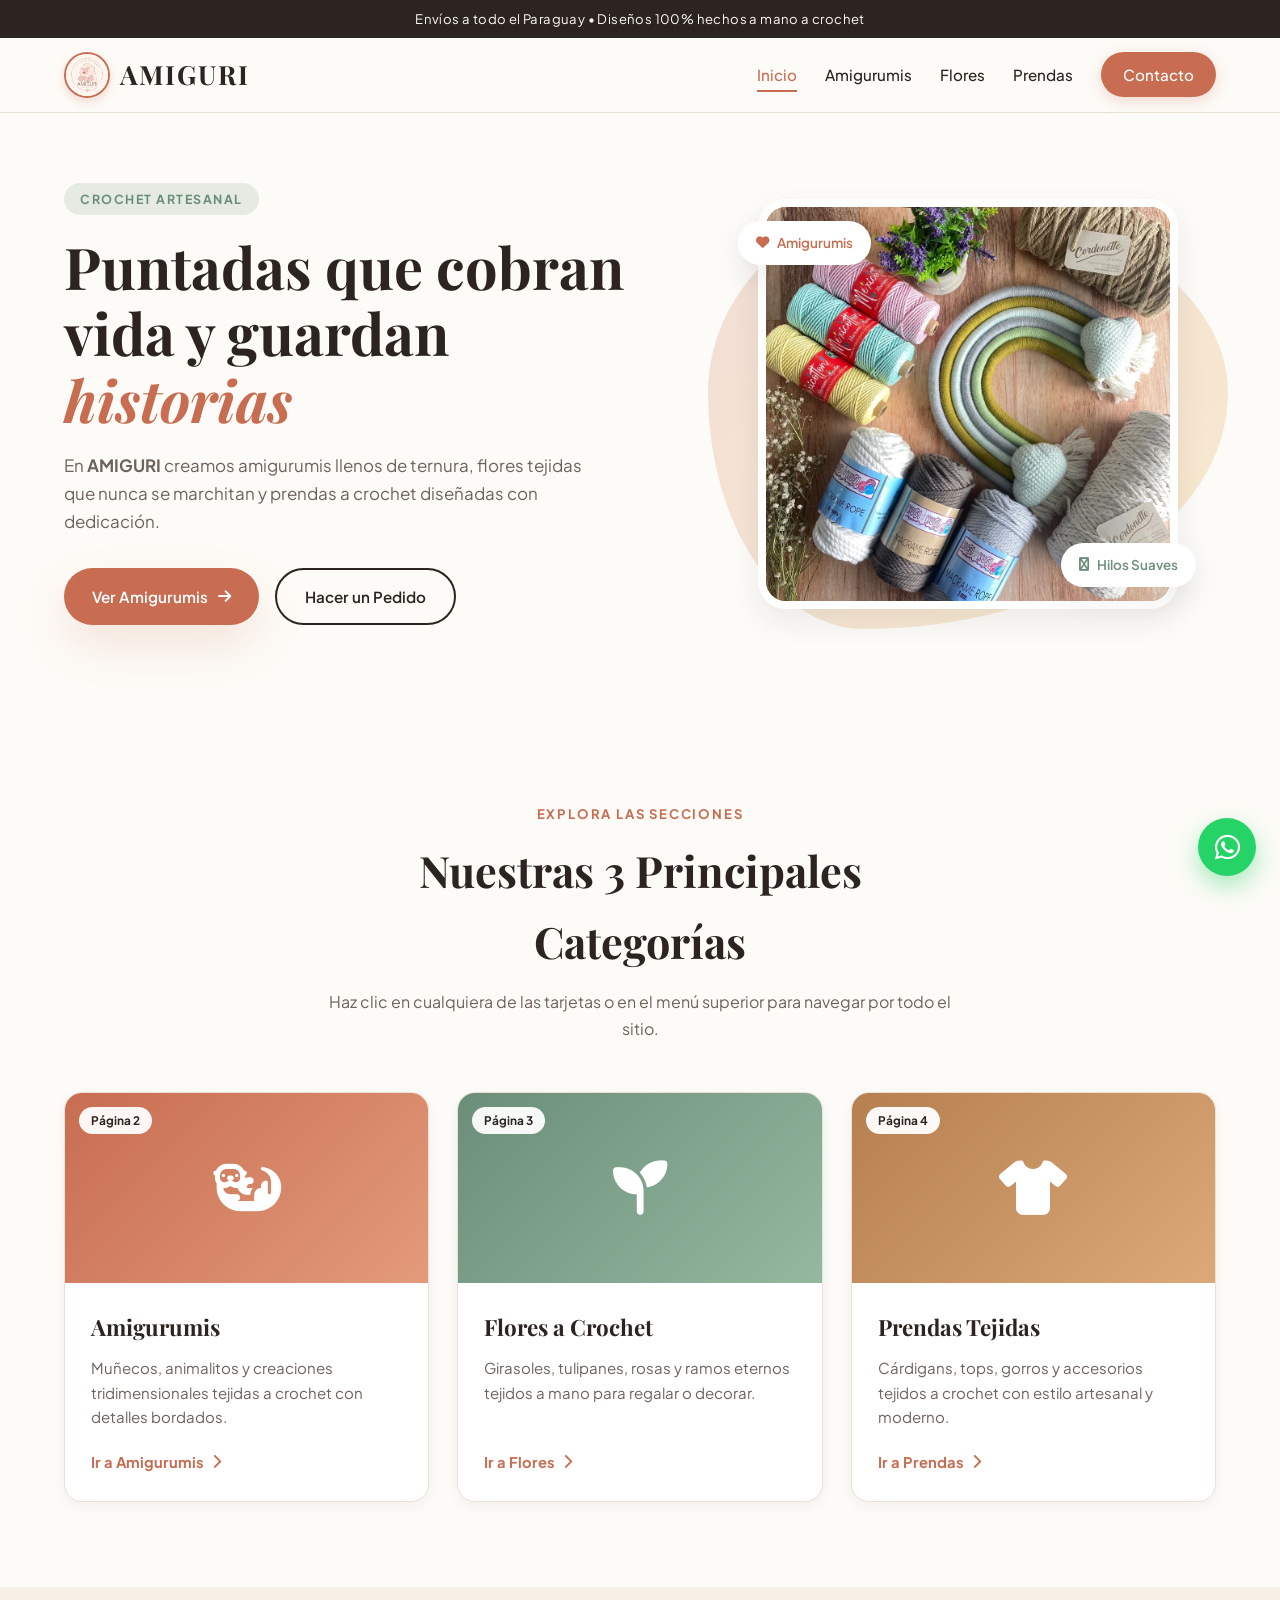
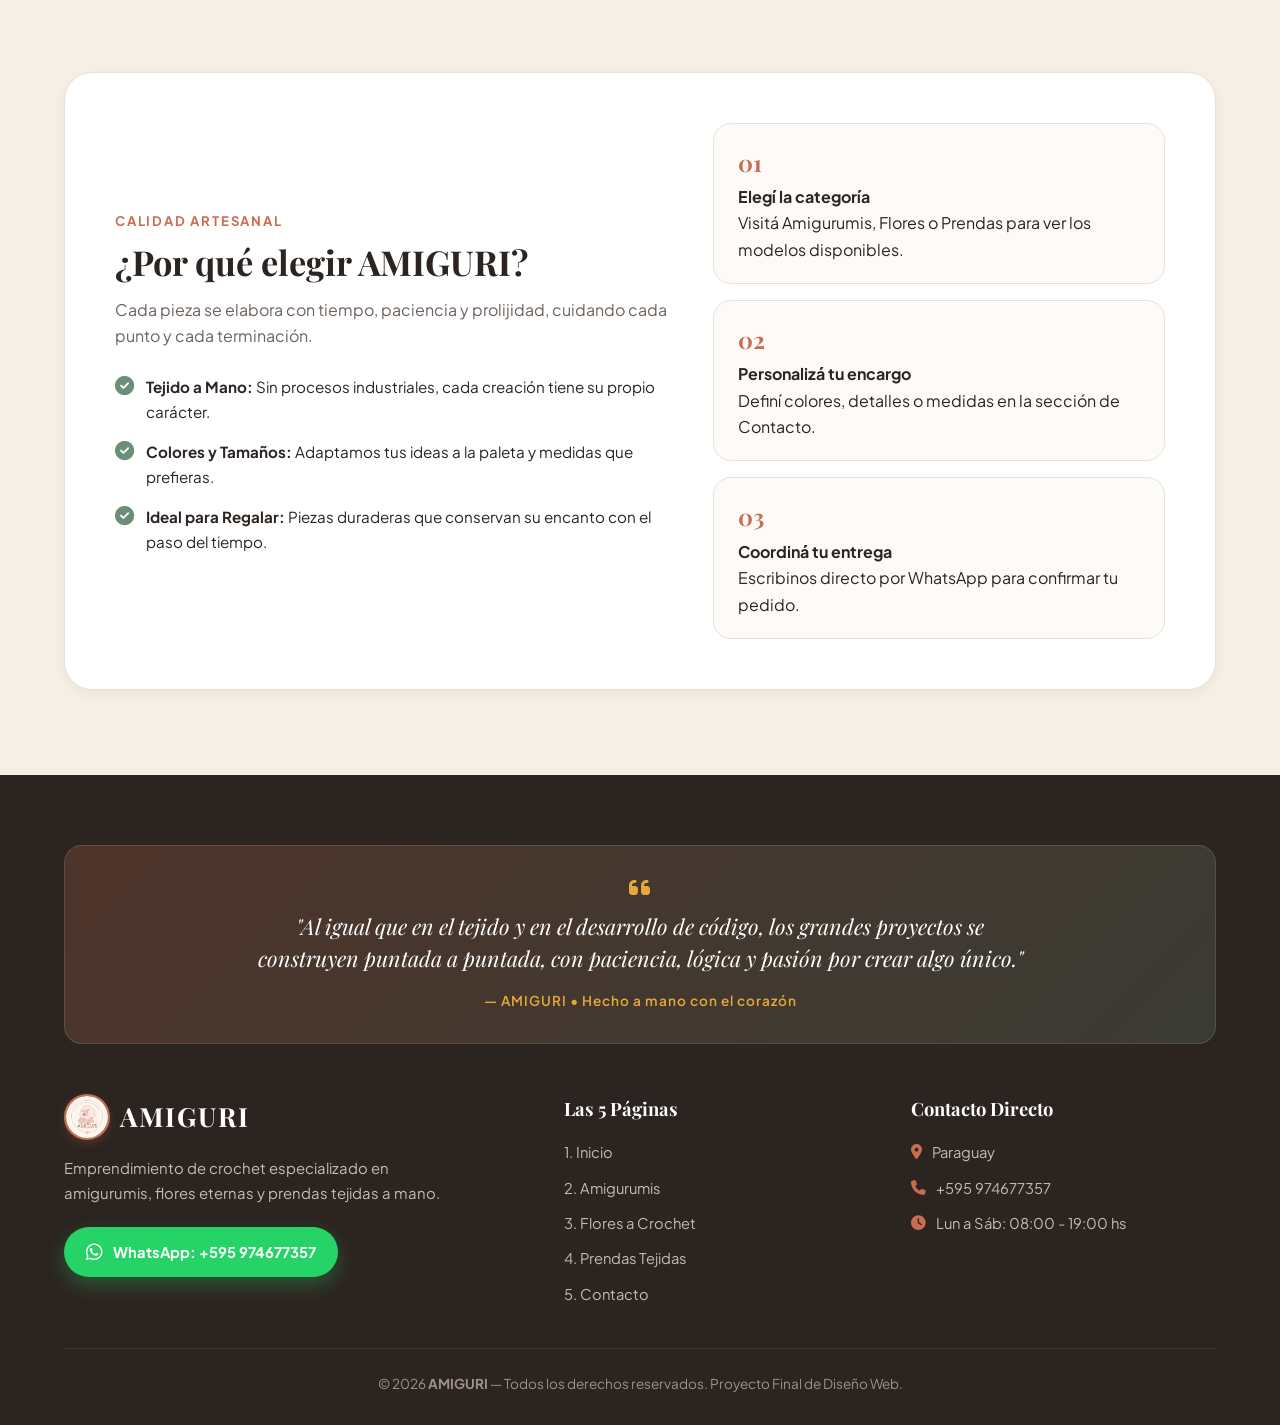
<file: index.html>
<!DOCTYPE html>
<html lang="es">
<head>
    <meta charset="UTF-8">
    <meta name="viewport" content="width=device-width, initial-scale=1.0">
    <title>AMIGURI | Inicio - Arte Tejido a Crochet</title>
    <link rel="preconnect" href="https://fonts.googleapis.com">
    <link rel="preconnect" href="https://fonts.gstatic.com" crossorigin>
    <link href="https://fonts.googleapis.com/css2?family=Playfair+Display:ital,wght@0,600;0,700;1,500&family=Plus+Jakarta+Sans:wght@300;400;500;600;700&display=swap" rel="stylesheet">
    <link rel="stylesheet" href="https://cdnjs.cloudflare.com/ajax/libs/font-awesome/6.5.1/css/all.min.css">
    <link rel="stylesheet" href="style.css">
</head>
<body>

    <div class="top-banner">
        <p><i class="fa-solid fa-sparkles"></i> Envíos a todo el Paraguay • Diseños 100% hechos a mano a crochet <i class="fa-solid fa-sparkles"></i></p>
    </div>

    <header class="navbar">
        <div class="container nav-container">
            <a href="index.html" class="logo">
                <img src="leoncito.jpg.jpeg" alt="Logo AMIGURI" class="logo-img">
                <span class="logo-text">AMIGURI</span>
            </a>

            <input type="checkbox" id="menu-toggle" class="menu-toggle">
            <label for="menu-toggle" class="hamburger" aria-label="Abrir menú">
                <span></span>
                <span></span>
                <span></span>
            </label>

            <nav class="nav-links">
                <a href="index.html" class="active">Inicio</a>
                <a href="amigurumis.html">Amigurumis</a>
                <a href="flores.html">Flores</a>
                <a href="prendas.html">Prendas</a>
                <a href="contacto.html" class="nav-cta">Contacto</a>
            </nav>
        </div>
    </header>

    <section class="hero">
        <div class="container hero-grid">
            <div class="hero-content">
                <span class="badge">Crochet Artesanal</span>
                <h1>Puntadas que cobran vida y guardan <em>historias</em></h1>
                <p>En <strong>AMIGURI</strong> creamos amigurumis llenos de ternura, flores tejidas que nunca se marchitan y prendas a crochet diseñadas con dedicación.</p>
                <div class="hero-buttons">
                    <a href="amigurumis.html" class="btn btn-primary">Ver Amigurumis <i class="fa-solid fa-arrow-right"></i></a>
                    <a href="contacto.html" class="btn btn-outline">Hacer un Pedido</a>
                </div>
            </div>

            <div class="hero-visual">
                <div class="blob-bg"></div>
                <div class="hero-visual-card">
                    <div class="visual-art visual-amigurumi">
                        <img src="principal.jpg.jpg" alt="Amigurumis y hilos tejidos a crochet">
                    </div>
                    <div class="floating-tag tag-top">
                        <i class="fa-solid fa-heart"></i> Amigurumis
                    </div>
                    <div class="floating-tag tag-bottom">
                        <i class="fa-solid fa-yarn"></i> Hilos Suaves
                    </div>
                </div>
            </div>
        </div>
    </section>

    <section class="categories section-padding">
        <div class="container">
            <div class="section-header">
                <span class="subtitle">Explora las Secciones</span>
                <h2>Nuestras 3 Principales Categorías</h2>
                <p>Haz clic en cualquiera de las tarjetas o en el menú superior para navegar por todo el sitio.</p>
            </div>

            <div class="category-grid">
                <article class="cat-card">
                    <div class="cat-banner banner-amigurumi">
                        <i class="fa-solid fa-otter"></i>
                        <span class="cat-badge">Página 2</span>
                    </div>
                    <div class="cat-info">
                        <h3>Amigurumis</h3>
                        <p>Muñecos, animalitos y creaciones tridimensionales tejidas a crochet con detalles bordados.</p>
                        <a href="amigurumis.html" class="cat-link">Ir a Amigurumis <i class="fa-solid fa-chevron-right"></i></a>
                    </div>
                </article>

                <article class="cat-card">
                    <div class="cat-banner banner-flores">
                        <i class="fa-solid fa-seedling"></i>
                        <span class="cat-badge">Página 3</span>
                    </div>
                    <div class="cat-info">
                        <h3>Flores a Crochet</h3>
                        <p>Girasoles, tulipanes, rosas y ramos eternos tejidos a mano para regalar o decorar.</p>
                        <a href="flores.html" class="cat-link">Ir a Flores <i class="fa-solid fa-chevron-right"></i></a>
                    </div>
                </article>

                <article class="cat-card">
                    <div class="cat-banner banner-prendas">
                        <i class="fa-solid fa-shirt"></i>
                        <span class="cat-badge">Página 4</span>
                    </div>
                    <div class="cat-info">
                        <h3>Prendas Tejidas</h3>
                        <p>Cárdigans, tops, gorros y accesorios tejidos a crochet con estilo artesanal y moderno.</p>
                        <a href="prendas.html" class="cat-link">Ir a Prendas <i class="fa-solid fa-chevron-right"></i></a>
                    </div>
                </article>
            </div>
        </div>
    </section>

    <section class="process section-padding bg-soft">
        <div class="container">
            <div class="process-box">
                <div class="process-text">
                    <span class="subtitle">Calidad Artesanal</span>
                    <h2>¿Por qué elegir AMIGURI?</h2>
                    <p>Cada pieza se elabora con tiempo, paciencia y prolijidad, cuidando cada punto y cada terminación.</p>
                    <ul class="benefits-list">
                        <li>
                            <i class="fa-solid fa-check-circle"></i>
                            <div><strong>Tejido a Mano:</strong> Sin procesos industriales, cada creación tiene su propio carácter.</div>
                        </li>
                        <li>
                            <i class="fa-solid fa-check-circle"></i>
                            <div><strong>Colores y Tamaños:</strong> Adaptamos tus ideas a la paleta y medidas que prefieras.</div>
                        </li>
                        <li>
                            <i class="fa-solid fa-check-circle"></i>
                            <div><strong>Ideal para Regalar:</strong> Piezas duraderas que conservan su encanto con el paso del tiempo.</div>
                        </li>
                    </ul>
                </div>

                <div class="process-steps">
                    <div class="step-card">
                        <span class="step-num">01</span>
                        <h4>Elegí la categoría</h4>
                        <p>Visitá Amigurumis, Flores o Prendas para ver los modelos disponibles.</p>
                    </div>
                    <div class="step-card">
                        <span class="step-num">02</span>
                        <h4>Personalizá tu encargo</h4>
                        <p>Definí colores, detalles o medidas en la sección de Contacto.</p>
                    </div>
                    <div class="step-card">
                        <span class="step-num">03</span>
                        <h4>Coordiná tu entrega</h4>
                        <p>Escribinos directo por WhatsApp para confirmar tu pedido.</p>
                    </div>
                </div>
            </div>
        </div>
    </section>

    <footer class="footer">
        <div class="container">
            <div class="motivational-banner">
                <i class="fa-solid fa-quote-left quote-icon"></i>
                <blockquote>
                    "Al igual que en el tejido y en el desarrollo de código, los grandes proyectos se construyen puntada a puntada, con paciencia, lógica y pasión por crear algo único."
                </blockquote>
                <span class="quote-author">— AMIGURI • Hecho a mano con el corazón</span>
            </div>

            <div class="footer-grid">
                <div class="footer-brand">
                    <a href="index.html" class="logo footer-logo">
                        <img src="leoncito.jpg.jpeg" alt="Logo AMIGURI" class="logo-img">
                        <span class="logo-text">AMIGURI</span>
                    </a>
                    <p>Emprendimiento de crochet especializado en amigurumis, flores eternas y prendas tejidas a mano.</p>
                    <a href="https://wa.me/595974677357?text=Hola%20AMIGURI,%20quiero%20consultar%20por%20un%20pedido" target="_blank" rel="noopener noreferrer" class="btn-whatsapp">
                        <i class="fa-brands fa-whatsapp"></i> WhatsApp: +595 974677357
                    </a>
                </div>

                <div class="footer-links">
                    <h4>Las 5 Páginas</h4>
                    <ul>
                        <li><a href="index.html">1. Inicio</a></li>
                        <li><a href="amigurumis.html">2. Amigurumis</a></li>
                        <li><a href="flores.html">3. Flores a Crochet</a></li>
                        <li><a href="prendas.html">4. Prendas Tejidas</a></li>
                        <li><a href="contacto.html">5. Contacto</a></li>
                    </ul>
                </div>

                <div class="footer-contact">
                    <h4>Contacto Directo</h4>
                    <ul>
                        <li><i class="fa-solid fa-location-dot"></i> Paraguay</li>
                        <li><i class="fa-solid fa-phone"></i> +595 974677357</li>
                        <li><i class="fa-solid fa-clock"></i> Lun a Sáb: 08:00 - 19:00 hs</li>
                    </ul>
                </div>
            </div>

            <div class="footer-bottom">
                <p>&copy; 2026 <strong>AMIGURI</strong> — Todos los derechos reservados. Proyecto Final de Diseño Web.</p>
            </div>
        </div>
    </footer>

    <a href="https://wa.me/595974677357?text=Hola%20AMIGURI,%20quiero%20hacer%20una%20consulta" class="whatsapp-float" target="_blank" rel="noopener noreferrer" aria-label="Chatear por WhatsApp">
        <i class="fa-brands fa-whatsapp"></i>
        <span class="tooltip-wsp">WhatsApp</span>
    </a>

</body>
</html>
</file>
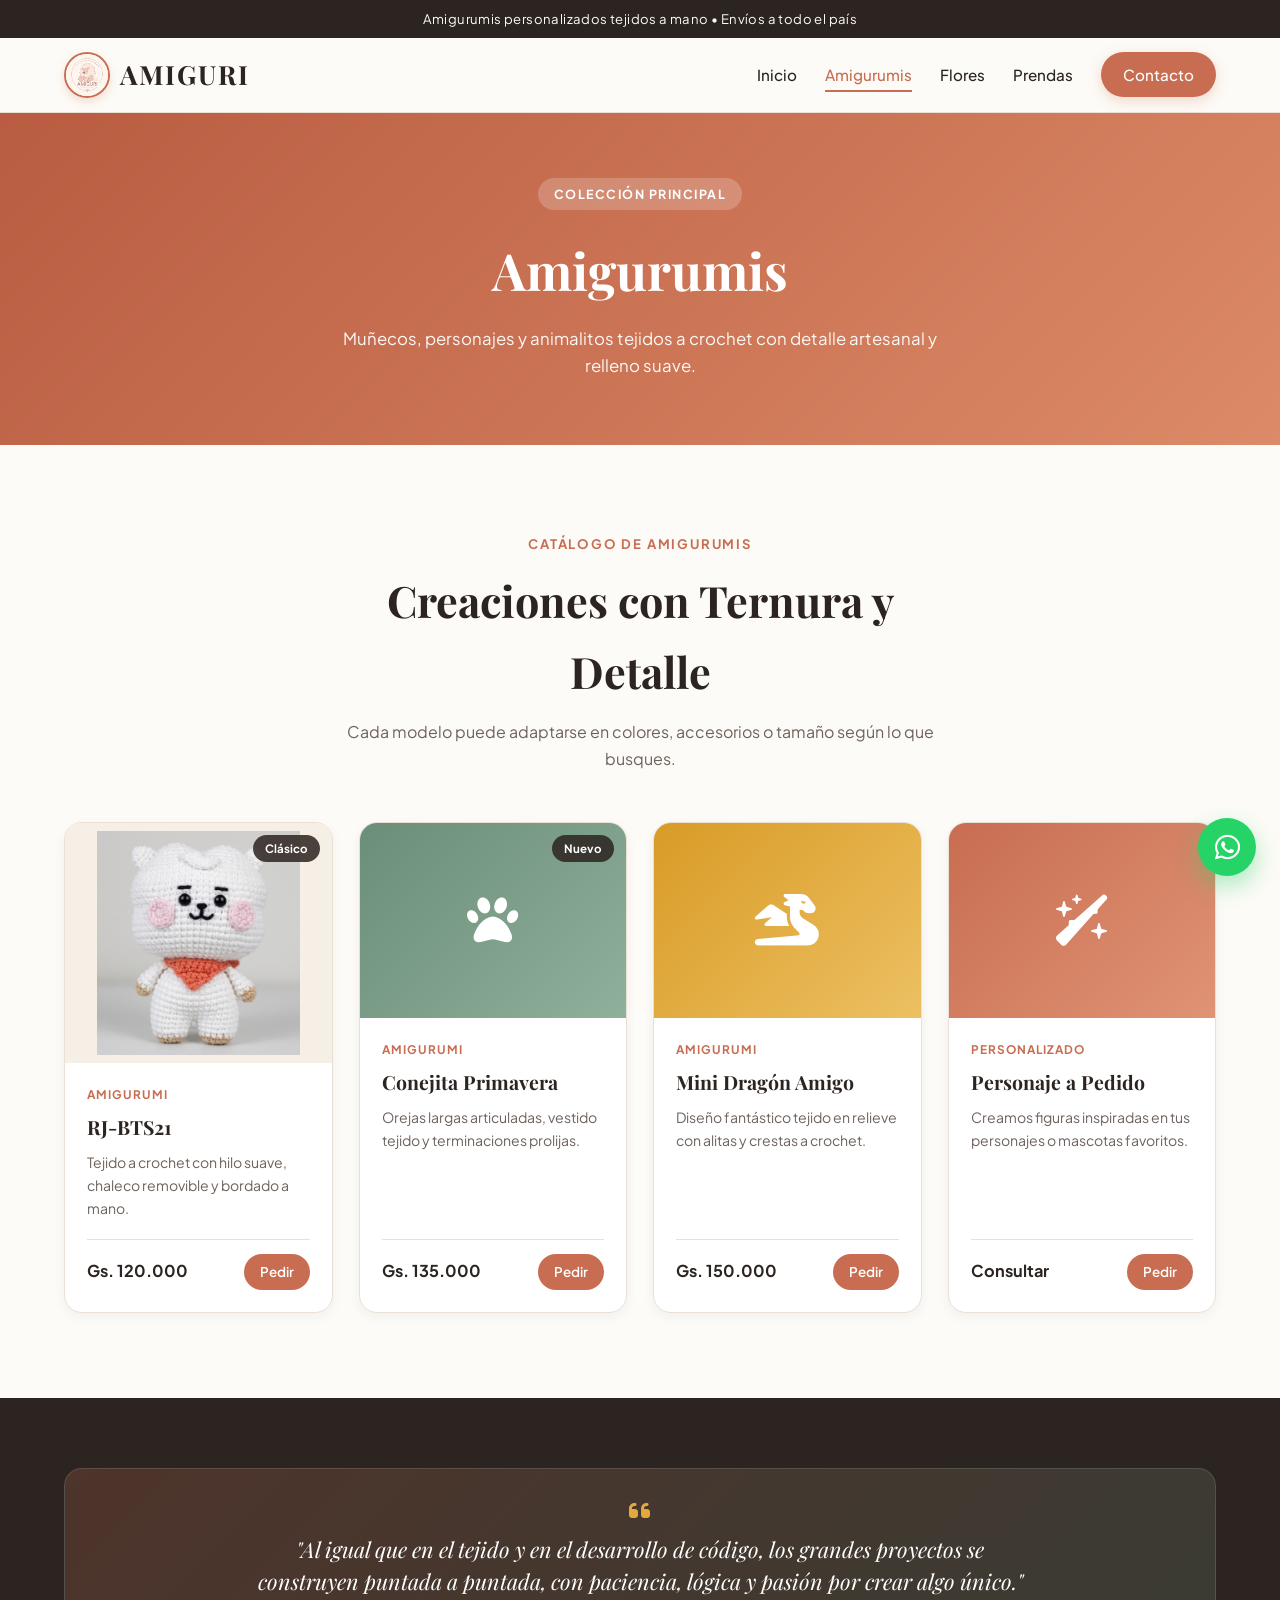
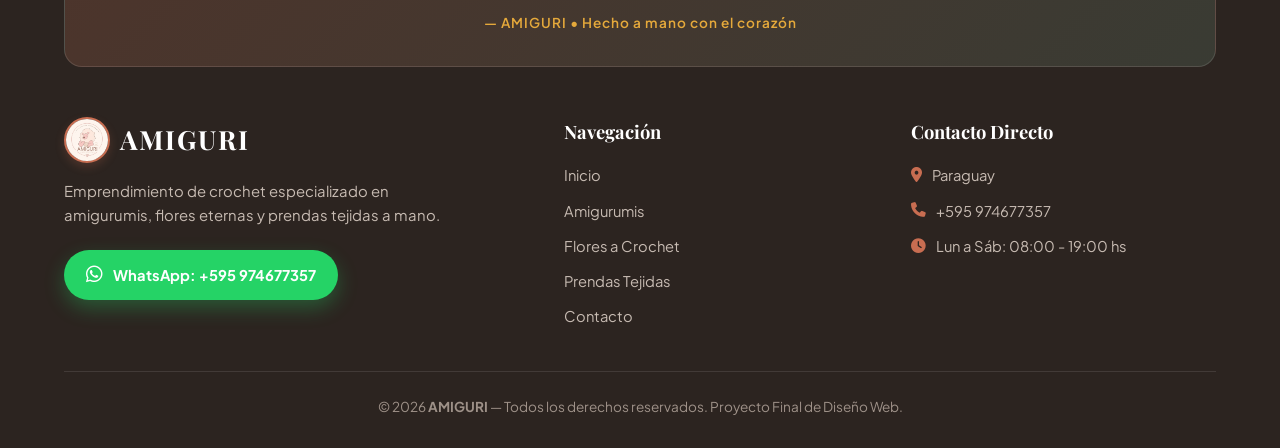
<file: amigurumis.html>
<!DOCTYPE html>
<html lang="es">
<head>
    <meta charset="UTF-8">
    <meta name="viewport" content="width=device-width, initial-scale=1.0">
    <title>AMIGURI | Amigurumis Tejidos a Crochet</title>
    <link rel="preconnect" href="https://fonts.googleapis.com">
    <link rel="preconnect" href="https://fonts.gstatic.com" crossorigin>
    <link href="https://fonts.googleapis.com/css2?family=Playfair+Display:ital,wght@0,600;0,700;1,500&family=Plus+Jakarta+Sans:wght@300;400;500;600;700&display=swap" rel="stylesheet">
    <link rel="stylesheet" href="https://cdnjs.cloudflare.com/ajax/libs/font-awesome/6.5.1/css/all.min.css">
    <link rel="stylesheet" href="style.css">
</head>
<body>

    <div class="top-banner">
        <p><i class="fa-solid fa-sparkles"></i> Amigurumis personalizados tejidos a mano • Envíos a todo el país <i class="fa-solid fa-sparkles"></i></p>
    </div>

    <header class="navbar">
        <div class="container nav-container">
            <a href="index.html" class="logo">
                <img src="leoncito.jpg.jpeg" alt="Logo AMIGURI" class="logo-img">
                <span class="logo-text">AMIGURI</span>
            </a>

            <input type="checkbox" id="menu-toggle" class="menu-toggle">
            <label for="menu-toggle" class="hamburger" aria-label="Abrir menú">
                <span></span>
                <span></span>
                <span></span>
            </label>

            <nav class="nav-links">
                <a href="index.html">Inicio</a>
                <a href="amigurumis.html" class="active">Amigurumis</a>
                <a href="flores.html">Flores</a>
                <a href="prendas.html">Prendas</a>
                <a href="contacto.html" class="nav-cta">Contacto</a>
            </nav>
        </div>
    </header>

    <section class="page-hero hero-amigurumi">
        <div class="container">
            <span class="badge">Colección Principal</span>
            <h1>Amigurumis</h1>
            <p>Muñecos, personajes y animalitos tejidos a crochet con detalle artesanal y relleno suave.</p>
        </div>
    </section>

    <section class="section-padding">
        <div class="container">
            <div class="section-header">
                <span class="subtitle">Catálogo de Amigurumis</span>
                <h2>Creaciones con Ternura y Detalle</h2>
                <p>Cada modelo puede adaptarse en colores, accesorios o tamaño según lo que busques.</p>
            </div>

            <div class="products-grid">
                <article class="product-card">
                    <div class="flip-box" tabindex="0">
                        <div class="flip-box-inner">
                            <div class="flip-box-front">
                                <img src="BT21RJFONT.jpg" alt="RJ-BTS21 vista frontal a crochet">
                                <span class="tag-new">Clásico</span>
                            </div>
                            <div class="flip-box-back">
                                <img src="BT21RJBACK.jpg" alt="RJ-BTS21 vista posterior a crochet">
                                <span class="tag-new">Reverso</span>
                            </div>
                        </div>
                    </div>
                    <div class="product-body">
                        <span class="product-cat">Amigurumi</span>
                        <h4>RJ-BTS21</h4>
                        <p class="product-desc">Tejido a crochet con hilo suave, chaleco removible y bordado a mano.</p>
                        <div class="product-footer">
                            <span class="price">Gs. 120.000</span>
                            <a href="contacto.html" class="btn-small">Pedir</a>
                        </div>
                    </div>
                </article>

                <article class="product-card">
                    <div class="product-art art-sage">
                        <i class="fa-solid fa-paw"></i>
                        <span class="tag-new">Nuevo</span>
                    </div>
                    <div class="product-body">
                        <span class="product-cat">Amigurumi</span>
                        <h4>Conejita Primavera</h4>
                        <p class="product-desc">Orejas largas articuladas, vestido tejido y terminaciones prolijas.</p>
                        <div class="product-footer">
                            <span class="price">Gs. 135.000</span>
                            <a href="contacto.html" class="btn-small">Pedir</a>
                        </div>
                    </div>
                </article>

                <article class="product-card">
                    <div class="product-art art-amber">
                        <i class="fa-solid fa-dragon"></i>
                    </div>
                    <div class="product-body">
                        <span class="product-cat">Amigurumi</span>
                        <h4>Mini Dragón Amigo</h4>
                        <p class="product-desc">Diseño fantástico tejido en relieve con alitas y crestas a crochet.</p>
                        <div class="product-footer">
                            <span class="price">Gs. 150.000</span>
                            <a href="contacto.html" class="btn-small">Pedir</a>
                        </div>
                    </div>
                </article>

                <article class="product-card">
                    <div class="product-art art-terracota">
                        <i class="fa-solid fa-wand-sparkles"></i>
                    </div>
                    <div class="product-body">
                        <span class="product-cat">Personalizado</span>
                        <h4>Personaje a Pedido</h4>
                        <p class="product-desc">Creamos figuras inspiradas en tus personajes o mascotas favoritos.</p>
                        <div class="product-footer">
                            <span class="price">Consultar</span>
                            <a href="contacto.html" class="btn-small">Pedir</a>
                        </div>
                    </div>
                </article>
            </div>
        </div>
    </section>

    <footer class="footer">
        <div class="container">
            <div class="motivational-banner">
                <i class="fa-solid fa-quote-left quote-icon"></i>
                <blockquote>
                    "Al igual que en el tejido y en el desarrollo de código, los grandes proyectos se construyen puntada a puntada, con paciencia, lógica y pasión por crear algo único."
                </blockquote>
                <span class="quote-author">— AMIGURI • Hecho a mano con el corazón</span>
            </div>

            <div class="footer-grid">
                <div class="footer-brand">
                    <a href="index.html" class="logo footer-logo">
                        <img src="leoncito.jpg.jpeg" alt="Logo AMIGURI" class="logo-img">
                        <span class="logo-text">AMIGURI</span>
                    </a>
                    <p>Emprendimiento de crochet especializado en amigurumis, flores eternas y prendas tejidas a mano.</p>
                    <a href="https://wa.me/595974677357?text=Hola%20AMIGURI,%20quiero%20consultar%20por%20un%20amigurumi" target="_blank" rel="noopener noreferrer" class="btn-whatsapp">
                        <i class="fa-brands fa-whatsapp"></i> WhatsApp: +595 974677357
                    </a>
                </div>

                <div class="footer-links">
                    <h4>Navegación</h4>
                    <ul>
                        <li><a href="index.html">Inicio</a></li>
                        <li><a href="amigurumis.html">Amigurumis</a></li>
                        <li><a href="flores.html">Flores a Crochet</a></li>
                        <li><a href="prendas.html">Prendas Tejidas</a></li>
                        <li><a href="contacto.html">Contacto</a></li>
                    </ul>
                </div>

                <div class="footer-contact">
                    <h4>Contacto Directo</h4>
                    <ul>
                        <li><i class="fa-solid fa-location-dot"></i> Paraguay</li>
                        <li><i class="fa-solid fa-phone"></i> +595 974677357</li>
                        <li><i class="fa-solid fa-clock"></i> Lun a Sáb: 08:00 - 19:00 hs</li>
                    </ul>
                </div>
            </div>

            <div class="footer-bottom">
                <p>&copy; 2026 <strong>AMIGURI</strong> — Todos los derechos reservados. Proyecto Final de Diseño Web.</p>
            </div>
        </div>
    </footer>

    <a href="https://wa.me/595974677357?text=Hola%20AMIGURI,%20quiero%20consultar%20por%20un%20amigurumi" class="whatsapp-float" target="_blank" rel="noopener noreferrer" aria-label="Chatear por WhatsApp">
        <i class="fa-brands fa-whatsapp"></i>
        <span class="tooltip-wsp">WhatsApp</span>
    </a>

</body>
</html>
</file>
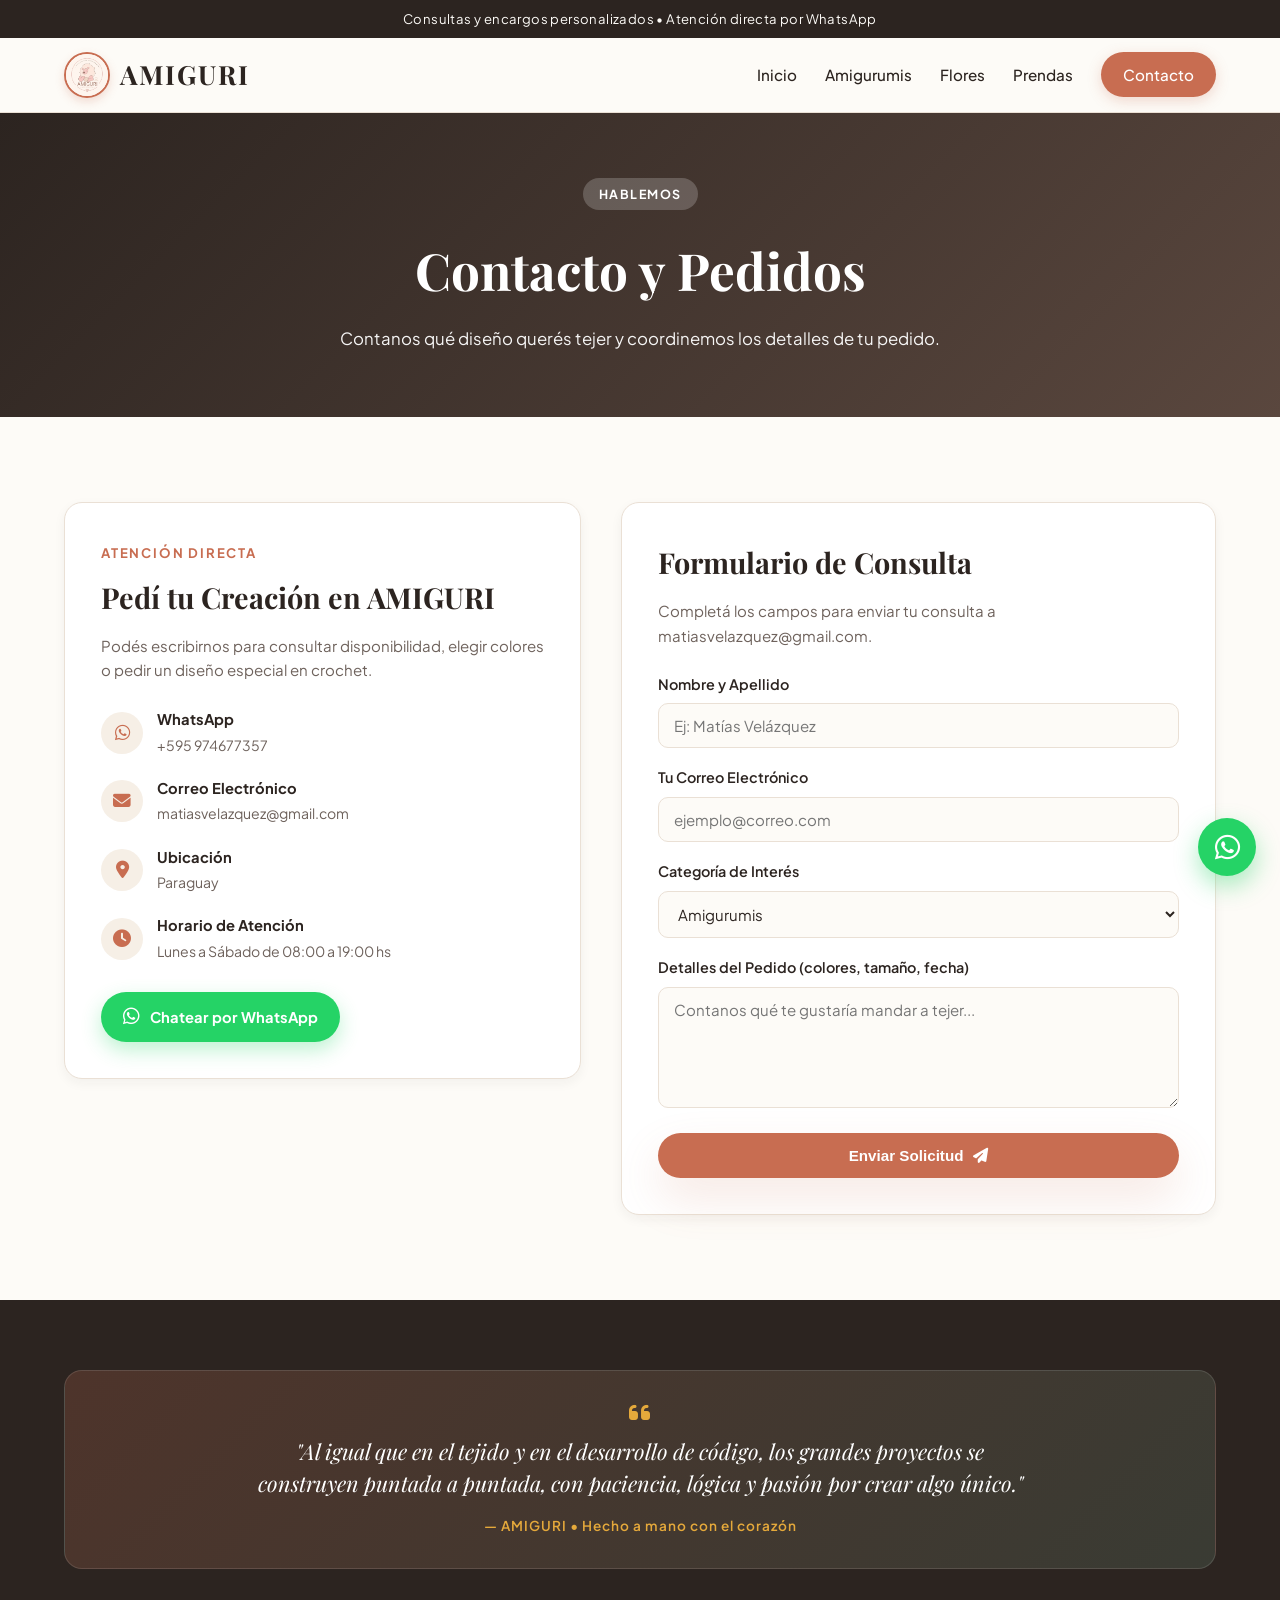
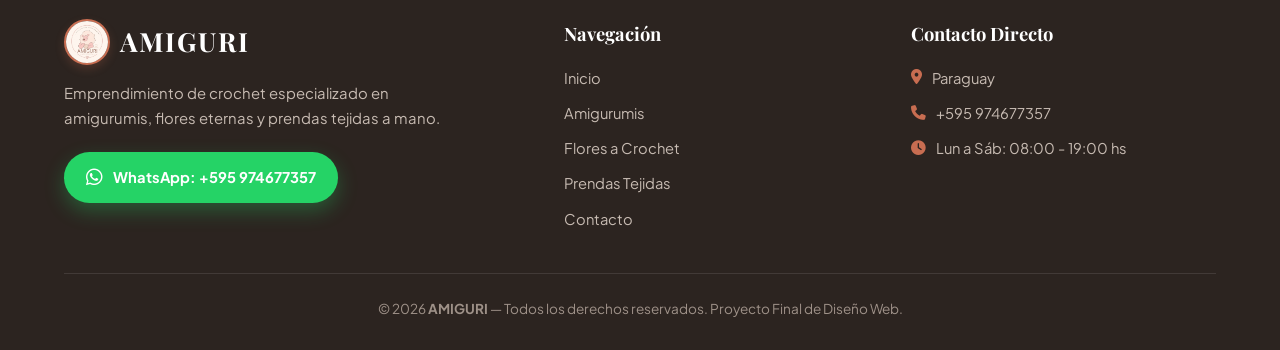
<file: contacto.html>
<!DOCTYPE html>
<html lang="es">
<head>
    <meta charset="UTF-8">
    <meta name="viewport" content="width=device-width, initial-scale=1.0">
    <title>AMIGURI | Contacto y Pedidos</title>
    <link rel="preconnect" href="https://fonts.googleapis.com">
    <link rel="preconnect" href="https://fonts.gstatic.com" crossorigin>
    <link href="https://fonts.googleapis.com/css2?family=Playfair+Display:ital,wght@0,600;0,700;1,500&family=Plus+Jakarta+Sans:wght@300;400;500;600;700&display=swap" rel="stylesheet">
    <link rel="stylesheet" href="https://cdnjs.cloudflare.com/ajax/libs/font-awesome/6.5.1/css/all.min.css">
    <link rel="stylesheet" href="style.css">
</head>
<body>

    <div class="top-banner">
        <p><i class="fa-solid fa-sparkles"></i> Consultas y encargos personalizados • Atención directa por WhatsApp <i class="fa-solid fa-sparkles"></i></p>
    </div>

    <header class="navbar">
        <div class="container nav-container">
            <a href="index.html" class="logo">
                <img src="leoncito.jpg.jpeg" alt="Logo AMIGURI" class="logo-img">
                <span class="logo-text">AMIGURI</span>
            </a>

            <input type="checkbox" id="menu-toggle" class="menu-toggle">
            <label for="menu-toggle" class="hamburger" aria-label="Abrir menú">
                <span></span>
                <span></span>
                <span></span>
            </label>

            <nav class="nav-links">
                <a href="index.html">Inicio</a>
                <a href="amigurumis.html">Amigurumis</a>
                <a href="flores.html">Flores</a>
                <a href="prendas.html">Prendas</a>
                <a href="contacto.html" class="active nav-cta">Contacto</a>
            </nav>
        </div>
    </header>

    <section class="page-hero hero-contacto">
        <div class="container">
            <span class="badge">Hablemos</span>
            <h1>Contacto y Pedidos</h1>
            <p>Contanos qué diseño querés tejer y coordinemos los detalles de tu pedido.</p>
        </div>
    </section>

    <section class="section-padding">
        <div class="container contact-grid">
            <div class="contact-card-info">
                <span class="subtitle">Atención Directa</span>
                <h2>Pedí tu Creación en AMIGURI</h2>
                <p>Podés escribirnos para consultar disponibilidad, elegir colores o pedir un diseño especial en crochet.</p>

                <ul class="contact-details">
                    <li>
                        <i class="fa-brands fa-whatsapp"></i>
                        <div>
                            <strong>WhatsApp</strong>
                            <span>+595 974677357</span>
                        </div>
                    </li>
                    <li>
                        <i class="fa-solid fa-envelope"></i>
                        <div>
                            <strong>Correo Electrónico</strong>
                            <span>matiasvelazquez@gmail.com</span>
                        </div>
                    </li>
                    <li>
                        <i class="fa-solid fa-location-dot"></i>
                        <div>
                            <strong>Ubicación</strong>
                            <span>Paraguay</span>
                        </div>
                    </li>
                    <li>
                        <i class="fa-solid fa-clock"></i>
                        <div>
                            <strong>Horario de Atención</strong>
                            <span>Lunes a Sábado de 08:00 a 19:00 hs</span>
                        </div>
                    </li>
                </ul>

                <a href="https://wa.me/595974677357?text=Hola%20AMIGURI,%20quiero%20hacer%20un%20pedido%20personalizado" target="_blank" rel="noopener noreferrer" class="btn-whatsapp">
                    <i class="fa-brands fa-whatsapp"></i> Chatear por WhatsApp
                </a>
            </div>

            <div class="contact-form-box">
                <h3>Formulario de Consulta</h3>
                <p class="form-note">Completá los campos para enviar tu consulta a matiasvelazquez@gmail.com.</p>
                <form class="crochet-form" action="https://formsubmit.co/matiasvelazquez@gmail.com" method="POST">
                    <input type="hidden" name="_subject" value="Nueva consulta desde AMIGURI">
                    <input type="hidden" name="_captcha" value="false">

                    <div class="form-group">
                        <label for="nombre">Nombre y Apellido</label>
                        <input type="text" id="nombre" name="nombre" placeholder="Ej: Matías Velázquez" required>
                    </div>

                    <div class="form-group">
                        <label for="correo">Tu Correo Electrónico</label>
                        <input type="email" id="correo" name="email" placeholder="ejemplo@correo.com" required>
                    </div>

                    <div class="form-group">
                        <label for="categoria">Categoría de Interés</label>
                        <select id="categoria" name="categoria">
                            <option value="Amigurumis">Amigurumis</option>
                            <option value="Flores a Crochet">Flores a Crochet</option>
                            <option value="Prendas Tejidas">Prendas Tejidas</option>
                            <option value="Diseño Personalizado">Diseño Personalizado</option>
                        </select>
                    </div>

                    <div class="form-group">
                        <label for="mensaje">Detalles del Pedido (colores, tamaño, fecha)</label>
                        <textarea id="mensaje" name="mensaje" rows="5" placeholder="Contanos qué te gustaría mandar a tejer..." required></textarea>
                    </div>

                    <button type="submit" class="btn btn-primary btn-full">
                        Enviar Solicitud <i class="fa-solid fa-paper-plane"></i>
                    </button>
                </form>
            </div>
        </div>
    </section>

    <footer class="footer">
        <div class="container">
            <div class="motivational-banner">
                <i class="fa-solid fa-quote-left quote-icon"></i>
                <blockquote>
                    "Al igual que en el tejido y en el desarrollo de código, los grandes proyectos se construyen puntada a puntada, con paciencia, lógica y pasión por crear algo único."
                </blockquote>
                <span class="quote-author">— AMIGURI • Hecho a mano con el corazón</span>
            </div>

            <div class="footer-grid">
                <div class="footer-brand">
                    <a href="index.html" class="logo footer-logo">
                        <img src="leoncito.jpg.jpeg" alt="Logo AMIGURI" class="logo-img">
                        <span class="logo-text">AMIGURI</span>
                    </a>
                    <p>Emprendimiento de crochet especializado en amigurumis, flores eternas y prendas tejidas a mano.</p>
                    <a href="https://wa.me/595974677357?text=Hola%20AMIGURI,%20quiero%20consultar%20por%20un%20pedido" target="_blank" rel="noopener noreferrer" class="btn-whatsapp">
                        <i class="fa-brands fa-whatsapp"></i> WhatsApp: +595 974677357
                    </a>
                </div>

                <div class="footer-links">
                    <h4>Navegación</h4>
                    <ul>
                        <li><a href="index.html">Inicio</a></li>
                        <li><a href="amigurumis.html">Amigurumis</a></li>
                        <li><a href="flores.html">Flores a Crochet</a></li>
                        <li><a href="prendas.html">Prendas Tejidas</a></li>
                        <li><a href="contacto.html">Contacto</a></li>
                    </ul>
                </div>

                <div class="footer-contact">
                    <h4>Contacto Directo</h4>
                    <ul>
                        <li><i class="fa-solid fa-location-dot"></i> Paraguay</li>
                        <li><i class="fa-solid fa-phone"></i> +595 974677357</li>
                        <li><i class="fa-solid fa-clock"></i> Lun a Sáb: 08:00 - 19:00 hs</li>
                    </ul>
                </div>
            </div>

            <div class="footer-bottom">
                <p>&copy; 2026 <strong>AMIGURI</strong> — Todos los derechos reservados. Proyecto Final de Diseño Web.</p>
            </div>
        </div>
    </footer>

    <a href="https://wa.me/595974677357?text=Hola%20AMIGURI,%20quiero%20hacer%20una%20consulta" class="whatsapp-float" target="_blank" rel="noopener noreferrer" aria-label="Chatear por WhatsApp">
        <i class="fa-brands fa-whatsapp"></i>
        <span class="tooltip-wsp">WhatsApp</span>
    </a>

</body>
</html>
</file>
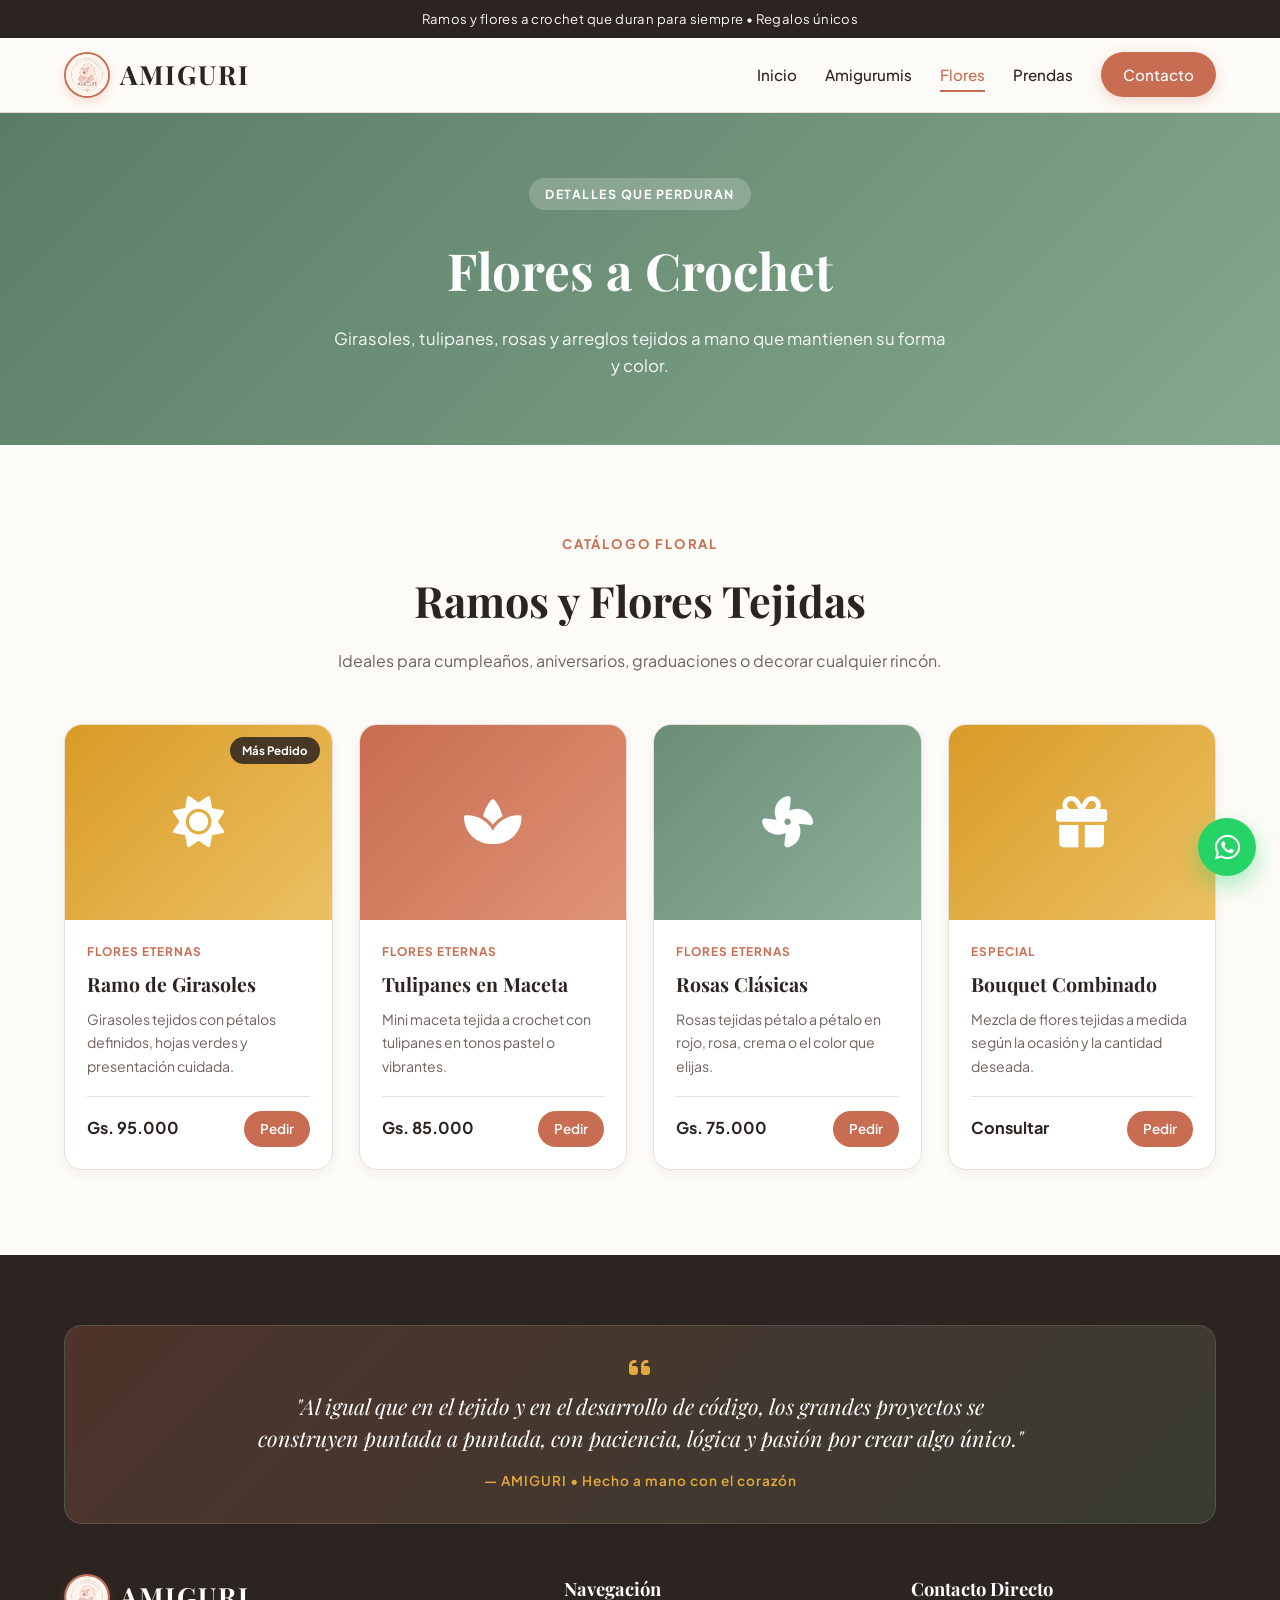
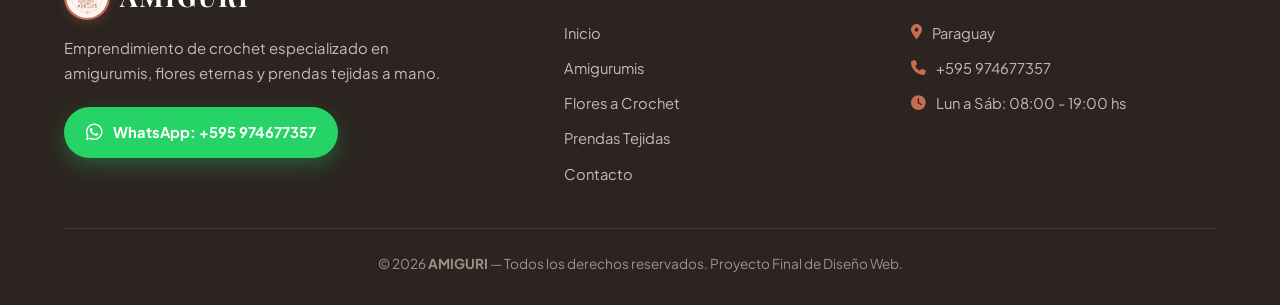
<file: flores.html>
<!DOCTYPE html>
<html lang="es">
<head>
    <meta charset="UTF-8">
    <meta name="viewport" content="width=device-width, initial-scale=1.0">
    <title>AMIGURI | Flores Eternas a Crochet</title>
    <link rel="preconnect" href="https://fonts.googleapis.com">
    <link rel="preconnect" href="https://fonts.gstatic.com" crossorigin>
    <link href="https://fonts.googleapis.com/css2?family=Playfair+Display:ital,wght@0,600;0,700;1,500&family=Plus+Jakarta+Sans:wght@300;400;500;600;700&display=swap" rel="stylesheet">
    <link rel="stylesheet" href="https://cdnjs.cloudflare.com/ajax/libs/font-awesome/6.5.1/css/all.min.css">
    <link rel="stylesheet" href="style.css">
</head>
<body>

    <div class="top-banner">
        <p><i class="fa-solid fa-sparkles"></i> Ramos y flores a crochet que duran para siempre • Regalos únicos <i class="fa-solid fa-sparkles"></i></p>
    </div>

    <header class="navbar">
        <div class="container nav-container">
            <a href="index.html" class="logo">
                <img src="leoncito.jpg.jpeg" alt="Logo AMIGURI" class="logo-img">
                <span class="logo-text">AMIGURI</span>
            </a>

            <input type="checkbox" id="menu-toggle" class="menu-toggle">
            <label for="menu-toggle" class="hamburger" aria-label="Abrir menú">
                <span></span>
                <span></span>
                <span></span>
            </label>

            <nav class="nav-links">
                <a href="index.html">Inicio</a>
                <a href="amigurumis.html">Amigurumis</a>
                <a href="flores.html" class="active">Flores</a>
                <a href="prendas.html">Prendas</a>
                <a href="contacto.html" class="nav-cta">Contacto</a>
            </nav>
        </div>
    </header>

    <section class="page-hero hero-flores">
        <div class="container">
            <span class="badge">Detalles que Perduran</span>
            <h1>Flores a Crochet</h1>
            <p>Girasoles, tulipanes, rosas y arreglos tejidos a mano que mantienen su forma y color.</p>
        </div>
    </section>

    <section class="section-padding">
        <div class="container">
            <div class="section-header">
                <span class="subtitle">Catálogo Floral</span>
                <h2>Ramos y Flores Tejidas</h2>
                <p>Ideales para cumpleaños, aniversarios, graduaciones o decorar cualquier rincón.</p>
            </div>

            <div class="products-grid">
                <article class="product-card">
                    <div class="product-art art-amber">
                        <i class="fa-solid fa-sun"></i>
                        <span class="tag-new">Más Pedido</span>
                    </div>
                    <div class="product-body">
                        <span class="product-cat">Flores Eternas</span>
                        <h4>Ramo de Girasoles</h4>
                        <p class="product-desc">Girasoles tejidos con pétalos definidos, hojas verdes y presentación cuidada.</p>
                        <div class="product-footer">
                            <span class="price">Gs. 95.000</span>
                            <a href="contacto.html" class="btn-small">Pedir</a>
                        </div>
                    </div>
                </article>

                <article class="product-card">
                    <div class="product-art art-terracota">
                        <i class="fa-solid fa-spa"></i>
                    </div>
                    <div class="product-body">
                        <span class="product-cat">Flores Eternas</span>
                        <h4>Tulipanes en Maceta</h4>
                        <p class="product-desc">Mini maceta tejida a crochet con tulipanes en tonos pastel o vibrantes.</p>
                        <div class="product-footer">
                            <span class="price">Gs. 85.000</span>
                            <a href="contacto.html" class="btn-small">Pedir</a>
                        </div>
                    </div>
                </article>

                <article class="product-card">
                    <div class="product-art art-sage">
                        <i class="fa-solid fa-fan"></i>
                    </div>
                    <div class="product-body">
                        <span class="product-cat">Flores Eternas</span>
                        <h4>Rosas Clásicas</h4>
                        <p class="product-desc">Rosas tejidas pétalo a pétalo en rojo, rosa, crema o el color que elijas.</p>
                        <div class="product-footer">
                            <span class="price">Gs. 75.000</span>
                            <a href="contacto.html" class="btn-small">Pedir</a>
                        </div>
                    </div>
                </article>

                <article class="product-card">
                    <div class="product-art art-amber">
                        <i class="fa-solid fa-gift"></i>
                    </div>
                    <div class="product-body">
                        <span class="product-cat">Especial</span>
                        <h4>Bouquet Combinado</h4>
                        <p class="product-desc">Mezcla de flores tejidas a medida según la ocasión y la cantidad deseada.</p>
                        <div class="product-footer">
                            <span class="price">Consultar</span>
                            <a href="contacto.html" class="btn-small">Pedir</a>
                        </div>
                    </div>
                </article>
            </div>
        </div>
    </section>

    <footer class="footer">
        <div class="container">
            <div class="motivational-banner">
                <i class="fa-solid fa-quote-left quote-icon"></i>
                <blockquote>
                    "Al igual que en el tejido y en el desarrollo de código, los grandes proyectos se construyen puntada a puntada, con paciencia, lógica y pasión por crear algo único."
                </blockquote>
                <span class="quote-author">— AMIGURI • Hecho a mano con el corazón</span>
            </div>

            <div class="footer-grid">
                <div class="footer-brand">
                    <a href="index.html" class="logo footer-logo">
                        <img src="leoncito.jpg.jpeg" alt="Logo AMIGURI" class="logo-img">
                        <span class="logo-text">AMIGURI</span>
                    </a>
                    <p>Emprendimiento de crochet especializado en amigurumis, flores eternas y prendas tejidas a mano.</p>
                    <a href="https://wa.me/595974677357?text=Hola%20AMIGURI,%20quiero%20consultar%20por%20flores%20a%20crochet" target="_blank" rel="noopener noreferrer" class="btn-whatsapp">
                        <i class="fa-brands fa-whatsapp"></i> WhatsApp: +595 974677357
                    </a>
                </div>

                <div class="footer-links">
                    <h4>Navegación</h4>
                    <ul>
                        <li><a href="index.html">Inicio</a></li>
                        <li><a href="amigurumis.html">Amigurumis</a></li>
                        <li><a href="flores.html">Flores a Crochet</a></li>
                        <li><a href="prendas.html">Prendas Tejidas</a></li>
                        <li><a href="contacto.html">Contacto</a></li>
                    </ul>
                </div>

                <div class="footer-contact">
                    <h4>Contacto Directo</h4>
                    <ul>
                        <li><i class="fa-solid fa-location-dot"></i> Paraguay</li>
                        <li><i class="fa-solid fa-phone"></i> +595 974677357</li>
                        <li><i class="fa-solid fa-clock"></i> Lun a Sáb: 08:00 - 19:00 hs</li>
                    </ul>
                </div>
            </div>

            <div class="footer-bottom">
                <p>&copy; 2026 <strong>AMIGURI</strong> — Todos los derechos reservados. Proyecto Final de Diseño Web.</p>
            </div>
        </div>
    </footer>

    <a href="https://wa.me/595974677357?text=Hola%20AMIGURI,%20quiero%20consultar%20por%20flores%20a%20crochet" class="whatsapp-float" target="_blank" rel="noopener noreferrer" aria-label="Chatear por WhatsApp">
        <i class="fa-brands fa-whatsapp"></i>
        <span class="tooltip-wsp">WhatsApp</span>
    </a>

</body>
</html>
</file>
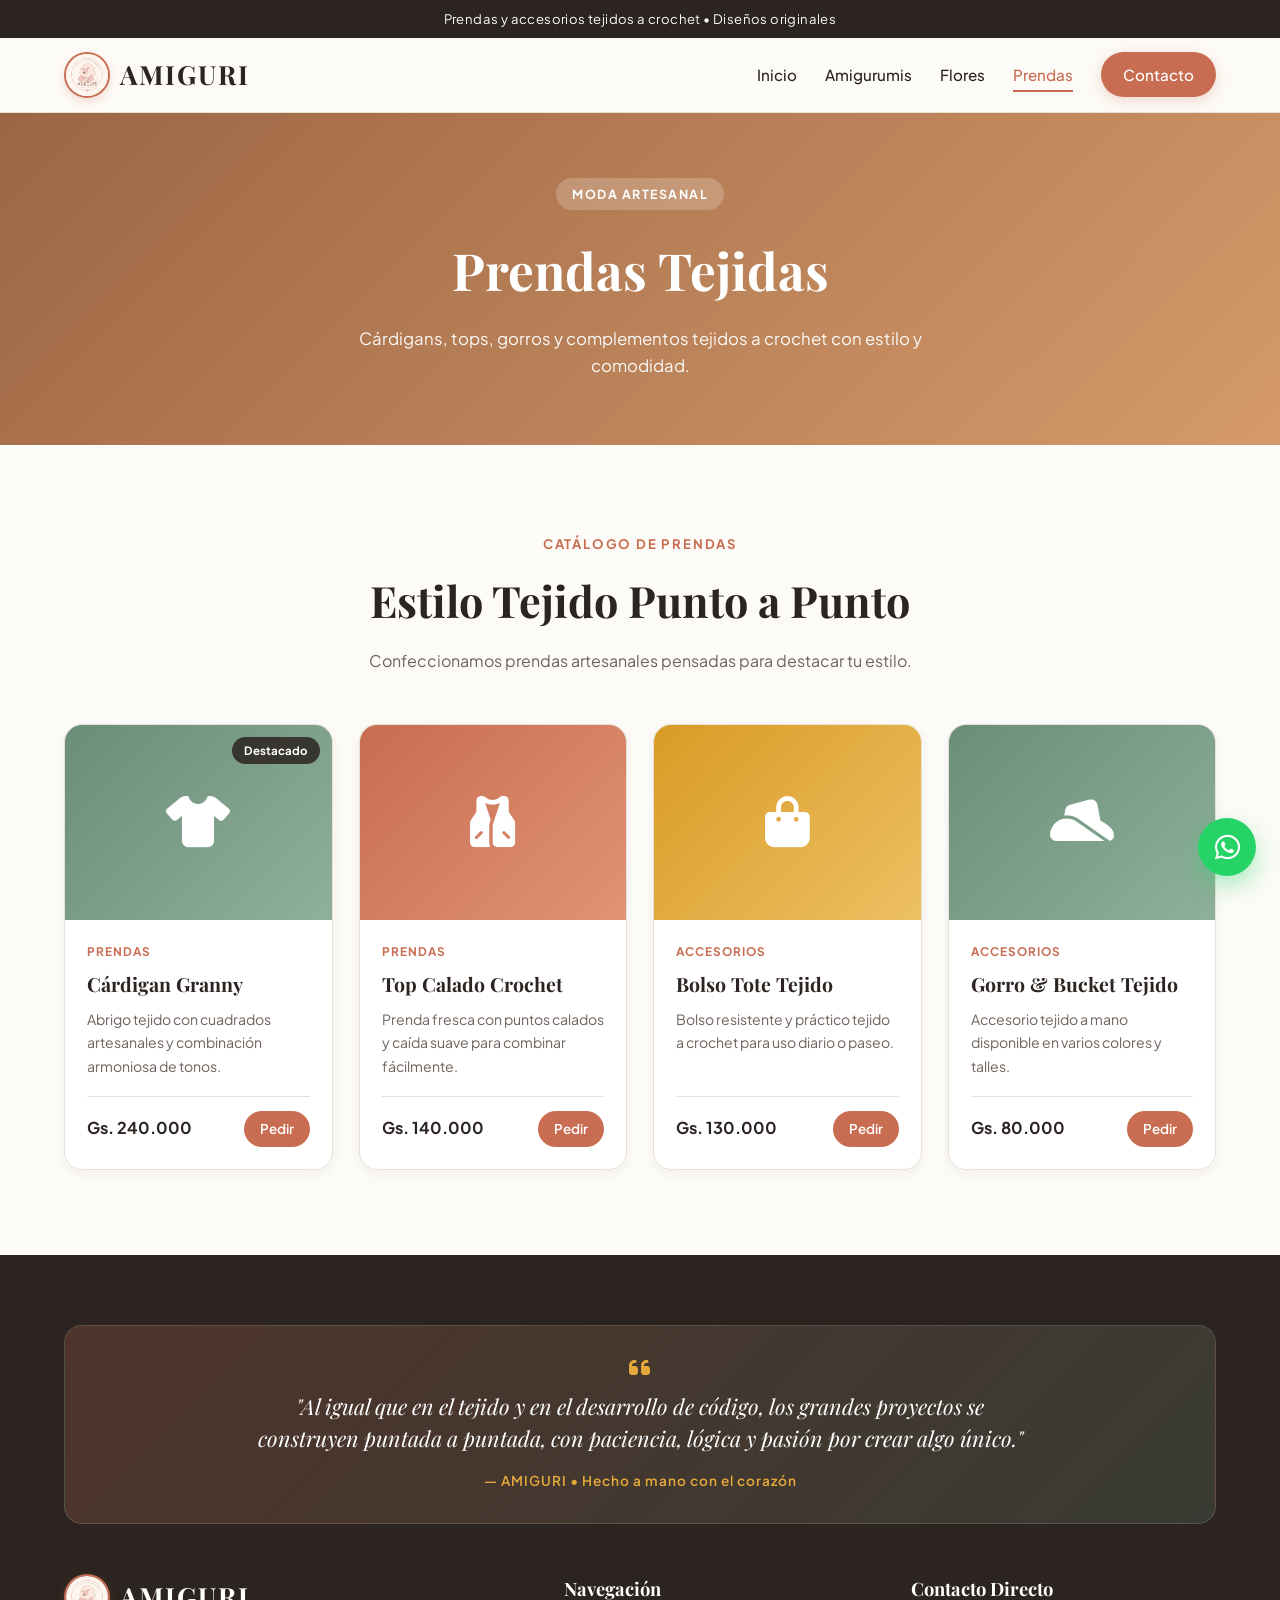
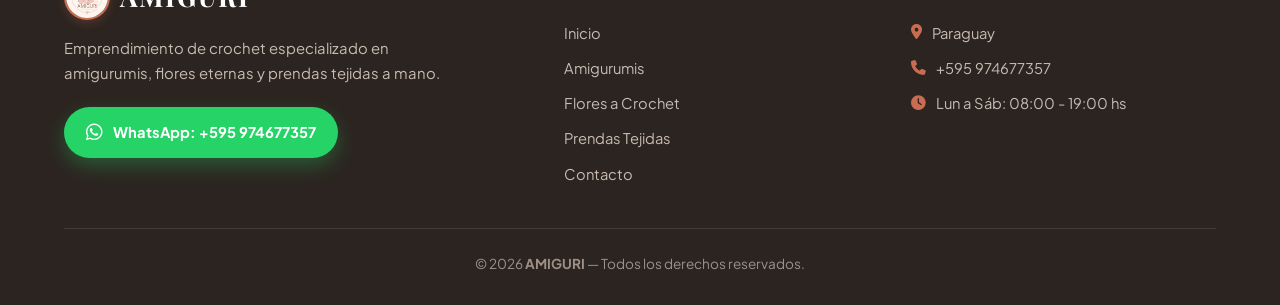
<file: prendas.html>
<!DOCTYPE html>
<html lang="es">
<head>
    <meta charset="UTF-8">
    <meta name="viewport" content="width=device-width, initial-scale=1.0">
    <title>AMIGURI | Prendas Tejidas a Crochet</title>
    <link rel="preconnect" href="https://fonts.googleapis.com">
    <link rel="preconnect" href="https://fonts.gstatic.com" crossorigin>
    <link href="https://fonts.googleapis.com/css2?family=Playfair+Display:ital,wght@0,600;0,700;1,500&family=Plus+Jakarta+Sans:wght@300;400;500;600;700&display=swap" rel="stylesheet">
    <link rel="stylesheet" href="https://cdnjs.cloudflare.com/ajax/libs/font-awesome/6.5.1/css/all.min.css">
    <link rel="stylesheet" href="style.css">
</head>
<body>

    <div class="top-banner">
        <p><i class="fa-solid fa-sparkles"></i> Prendas y accesorios tejidos a crochet • Diseños originales <i class="fa-solid fa-sparkles"></i></p>
    </div>

    <header class="navbar">
        <div class="container nav-container">
            <a href="index.html" class="logo">
                <img src="leoncito.jpg.jpeg" alt="Logo AMIGURI" class="logo-img">
                <span class="logo-text">AMIGURI</span>
            </a>

            <input type="checkbox" id="menu-toggle" class="menu-toggle">
            <label for="menu-toggle" class="hamburger" aria-label="Abrir menú">
                <span></span>
                <span></span>
                <span></span>
            </label>

            <nav class="nav-links">
                <a href="index.html">Inicio</a>
                <a href="amigurumis.html">Amigurumis</a>
                <a href="flores.html">Flores</a>
                <a href="prendas.html" class="active">Prendas</a>
                <a href="contacto.html" class="nav-cta">Contacto</a>
            </nav>
        </div>
    </header>

    <section class="page-hero hero-prendas">
        <div class="container">
            <span class="badge">Moda Artesanal</span>
            <h1>Prendas Tejidas</h1>
            <p>Cárdigans, tops, gorros y complementos tejidos a crochet con estilo y comodidad.</p>
        </div>
    </section>

    <section class="section-padding">
        <div class="container">
            <div class="section-header">
                <span class="subtitle">Catálogo de Prendas</span>
                <h2>Estilo Tejido Punto a Punto</h2>
                <p>Confeccionamos prendas artesanales pensadas para destacar tu estilo.</p>
            </div>

            <div class="products-grid">
                <article class="product-card">
                    <div class="product-art art-sage">
                        <i class="fa-solid fa-shirt"></i>
                        <span class="tag-new">Destacado</span>
                    </div>
                    <div class="product-body">
                        <span class="product-cat">Prendas</span>
                        <h4>Cárdigan Granny</h4>
                        <p class="product-desc">Abrigo tejido con cuadrados artesanales y combinación armoniosa de tonos.</p>
                        <div class="product-footer">
                            <span class="price">Gs. 240.000</span>
                            <a href="contacto.html" class="btn-small">Pedir</a>
                        </div>
                    </div>
                </article>

                <article class="product-card">
                    <div class="product-art art-terracota">
                        <i class="fa-solid fa-vest"></i>
                    </div>
                    <div class="product-body">
                        <span class="product-cat">Prendas</span>
                        <h4>Top Calado Crochet</h4>
                        <p class="product-desc">Prenda fresca con puntos calados y caída suave para combinar fácilmente.</p>
                        <div class="product-footer">
                            <span class="price">Gs. 140.000</span>
                            <a href="contacto.html" class="btn-small">Pedir</a>
                        </div>
                    </div>
                </article>

                <article class="product-card">
                    <div class="product-art art-amber">
                        <i class="fa-solid fa-bag-shopping"></i>
                    </div>
                    <div class="product-body">
                        <span class="product-cat">Accesorios</span>
                        <h4>Bolso Tote Tejido</h4>
                        <p class="product-desc">Bolso resistente y práctico tejido a crochet para uso diario o paseo.</p>
                        <div class="product-footer">
                            <span class="price">Gs. 130.000</span>
                            <a href="contacto.html" class="btn-small">Pedir</a>
                        </div>
                    </div>
                </article>

                <article class="product-card">
                    <div class="product-art art-sage">
                        <i class="fa-solid fa-hat-cowboy-side"></i>
                    </div>
                    <div class="product-body">
                        <span class="product-cat">Accesorios</span>
                        <h4>Gorro & Bucket Tejido</h4>
                        <p class="product-desc">Accesorio tejido a mano disponible en varios colores y talles.</p>
                        <div class="product-footer">
                            <span class="price">Gs. 80.000</span>
                            <a href="contacto.html" class="btn-small">Pedir</a>
                        </div>
                    </div>
                </article>
            </div>
        </div>
    </section>

    <footer class="footer">
        <div class="container">
            <div class="motivational-banner">
                <i class="fa-solid fa-quote-left quote-icon"></i>
                <blockquote>
                    "Al igual que en el tejido y en el desarrollo de código, los grandes proyectos se construyen puntada a puntada, con paciencia, lógica y pasión por crear algo único."
                </blockquote>
                <span class="quote-author">— AMIGURI • Hecho a mano con el corazón</span>
            </div>

            <div class="footer-grid">
                <div class="footer-brand">
                    <a href="index.html" class="logo footer-logo">
                        <img src="leoncito.jpg.jpeg" alt="Logo AMIGURI" class="logo-img">
                        <span class="logo-text">AMIGURI</span>
                    </a>
                    <p>Emprendimiento de crochet especializado en amigurumis, flores eternas y prendas tejidas a mano.</p>
                    <a href="https://wa.me/595974677357?text=Hola%20AMIGURI,%20quiero%20consultar%20por%20prendas%20a%20crochet" target="_blank" rel="noopener noreferrer" class="btn-whatsapp">
                        <i class="fa-brands fa-whatsapp"></i> WhatsApp: +595 974677357
                    </a>
                </div>

                <div class="footer-links">
                    <h4>Navegación</h4>
                    <ul>
                        <li><a href="index.html">Inicio</a></li>
                        <li><a href="amigurumis.html">Amigurumis</a></li>
                        <li><a href="flores.html">Flores a Crochet</a></li>
                        <li><a href="prendas.html">Prendas Tejidas</a></li>
                        <li><a href="contacto.html">Contacto</a></li>
                    </ul>
                </div>

                <div class="footer-contact">
                    <h4>Contacto Directo</h4>
                    <ul>
                        <li><i class="fa-solid fa-location-dot"></i> Paraguay</li>
                        <li><i class="fa-solid fa-phone"></i> +595 974677357</li>
                        <li><i class="fa-solid fa-clock"></i> Lun a Sáb: 08:00 - 19:00 hs</li>
                    </ul>
                </div>
            </div>

            <div class="footer-bottom">
                <p>&copy; 2026 <strong>AMIGURI</strong> — Todos los derechos reservados.</p>
            </div>
        </div>
    </footer>

    <a href="https://wa.me/595974677357?text=Hola%20AMIGURI,%20quiero%20consultar%20por%20prendas%20a%20crochet" class="whatsapp-float" target="_blank" rel="noopener noreferrer" aria-label="Chatear por WhatsApp">
        <i class="fa-brands fa-whatsapp"></i>
        <span class="tooltip-wsp">WhatsApp</span>
    </a>

</body>
</html>
</file>
<file: style.css>
:root {
    --bg-main: #FDFBF7;
    --bg-soft: #F6EFE6;
    --bg-card: #FFFFFF;
    --primary: #C86D51;
    --primary-dark: #A8543B;
    --secondary: #6B8E78;
    --accent: #E5A93B;
    --text-dark: #2C2420;
    --text-muted: #6E625C;
    --border-light: #EAE0D5;
    --whatsapp: #25D366;
    --whatsapp-dark: #1DA851;

    --font-heading: 'Playfair Display', Georgia, serif;
    --font-body: 'Plus Jakarta Sans', -apple-system, BlinkMacSystemFont, sans-serif;

    --shadow-sm: 0 4px 12px rgba(44, 36, 32, 0.05);
    --shadow-md: 0 12px 30px rgba(44, 36, 32, 0.08);
    --shadow-lg: 0 20px 45px rgba(200, 109, 81, 0.16);
    --radius-sm: 10px;
    --radius-md: 18px;
    --radius-lg: 28px;
    --transition: all 0.3s cubic-bezier(0.25, 0.8, 0.25, 1);
}

* {
    margin: 0;
    padding: 0;
    box-sizing: border-box;
}

html {
    scroll-behavior: smooth;
}

body {
    font-family: var(--font-body);
    background-color: var(--bg-main);
    color: var(--text-dark);
    line-height: 1.65;
    overflow-x: hidden;
}

img {
    max-width: 100%;
    display: block;
}

a {
    text-decoration: none;
    color: inherit;
}

ul {
    list-style: none;
}

.container {
    width: 90%;
    max-width: 1200px;
    margin: 0 auto;
}

.section-padding {
    padding: 85px 0;
}

.bg-soft {
    background-color: var(--bg-soft);
}

.top-banner {
    background-color: var(--text-dark);
    color: #FDFBF7;
    text-align: center;
    font-size: 0.82rem;
    padding: 8px 15px;
    letter-spacing: 0.4px;
}

.top-banner i {
    color: var(--accent);
    margin: 0 6px;
}

.navbar {
    position: sticky;
    top: 0;
    z-index: 1000;
    background: rgba(253, 251, 247, 0.94);
    backdrop-filter: blur(12px);
    -webkit-backdrop-filter: blur(12px);
    border-bottom: 1px solid var(--border-light);
    padding: 14px 0;
}

.nav-container {
    display: flex;
    align-items: center;
    justify-content: space-between;
}

.logo {
    display: flex;
    align-items: center;
    gap: 10px;
    font-family: var(--font-heading);
    font-size: 1.65rem;
    font-weight: 700;
    letter-spacing: 2px;
    color: var(--text-dark);
}

.logo-img {
    width: 46px;
    height: 46px;
    object-fit: cover;
    border-radius: 50%;
    border: 2px solid var(--primary);
    box-shadow: 0 4px 10px rgba(200, 109, 81, 0.22);
}

.nav-links {
    display: flex;
    align-items: center;
    gap: 28px;
}

.nav-links a {
    font-weight: 500;
    font-size: 0.95rem;
    color: var(--text-dark);
    position: relative;
    transition: var(--transition);
}

.nav-links a:not(.nav-cta)::after {
    content: '';
    position: absolute;
    bottom: -5px;
    left: 0;
    width: 0;
    height: 2px;
    background-color: var(--primary);
    transition: var(--transition);
}

.nav-links a:not(.nav-cta):hover::after,
.nav-links a.active::after {
    width: 100%;
}

.nav-links a.active,
.nav-links a:not(.nav-cta):hover {
    color: var(--primary);
}

.nav-cta {
    background-color: var(--primary);
    color: #fff !important;
    padding: 10px 22px;
    border-radius: 50px;
    font-weight: 600;
    box-shadow: 0 4px 14px rgba(200, 109, 81, 0.25);
}

.nav-cta:hover {
    background-color: var(--primary-dark);
    transform: translateY(-2px);
}

.menu-toggle,
.hamburger {
    display: none;
}

.hero {
    padding: 70px 0 90px;
    position: relative;
    overflow: hidden;
}

.hero-grid {
    display: grid;
    grid-template-columns: 1.1fr 0.9fr;
    align-items: center;
    gap: 50px;
}

.badge {
    display: inline-block;
    background-color: rgba(107, 142, 120, 0.16);
    color: var(--secondary);
    font-weight: 700;
    font-size: 0.78rem;
    text-transform: uppercase;
    letter-spacing: 1.5px;
    padding: 6px 16px;
    border-radius: 50px;
    margin-bottom: 18px;
}

.hero-content h1 {
    font-family: var(--font-heading);
    font-size: clamp(2.4rem, 4.5vw, 3.6rem);
    line-height: 1.15;
    margin-bottom: 20px;
    color: var(--text-dark);
}

.hero-content h1 em {
    font-style: italic;
    color: var(--primary);
}

.hero-content p {
    font-size: 1.06rem;
    color: var(--text-muted);
    margin-bottom: 32px;
    max-width: 540px;
}

.hero-buttons {
    display: flex;
    flex-wrap: wrap;
    gap: 16px;
}

.btn {
    display: inline-flex;
    align-items: center;
    gap: 10px;
    padding: 14px 28px;
    border-radius: 50px;
    font-weight: 600;
    font-size: 0.95rem;
    transition: var(--transition);
    cursor: pointer;
    border: none;
}

.btn-primary {
    background-color: var(--primary);
    color: #fff;
    box-shadow: var(--shadow-lg);
}

.btn-primary:hover {
    background-color: var(--primary-dark);
    transform: translateY(-3px);
}

.btn-outline {
    border: 2px solid var(--text-dark);
    color: var(--text-dark);
    background: transparent;
}

.btn-outline:hover {
    background-color: var(--text-dark);
    color: #fff;
    transform: translateY(-3px);
}

.hero-visual {
    position: relative;
    display: flex;
    justify-content: center;
}

.blob-bg {
    position: absolute;
    width: 105%;
    height: 105%;
    background: linear-gradient(135deg, rgba(200, 109, 81, 0.2), rgba(229, 169, 59, 0.22));
    border-radius: 42% 58% 70% 30% / 45% 45% 55% 55%;
    z-index: 0;
    animation: morphBlob 9s ease-in-out infinite alternate;
}

@keyframes morphBlob {
    0% { border-radius: 42% 58% 70% 30% / 45% 45% 55% 55%; }
    100% { border-radius: 60% 40% 30% 70% / 60% 30% 70% 40%; }
}

.hero-visual-card {
    position: relative;
    z-index: 1;
    width: 100%;
    max-width: 420px;
}

.visual-art {
    height: 410px;
    border-radius: var(--radius-lg);
    border: 8px solid #fff;
    box-shadow: var(--shadow-md);
    display: flex;
    flex-direction: column;
    align-items: center;
    justify-content: center;
    text-align: center;
    color: #fff;
    overflow: hidden;
}

.visual-art img {
    width: 100%;
    height: 100%;
    object-fit: cover;
}

.visual-amigurumi {
    background: linear-gradient(145deg, var(--primary), #DF8D63);
}

.floating-tag {
    position: absolute;
    background: #fff;
    padding: 11px 18px;
    border-radius: 50px;
    font-weight: 600;
    font-size: 0.84rem;
    box-shadow: var(--shadow-md);
    display: flex;
    align-items: center;
    gap: 8px;
}

.tag-top {
    top: 22px;
    left: -20px;
    color: var(--primary);
}

.tag-bottom {
    bottom: 22px;
    right: -18px;
    color: var(--secondary);
}

.page-hero {
    padding: 65px 0;
    text-align: center;
    color: #fff;
}

.hero-amigurumi {
    background: linear-gradient(135deg, #B95C41, #DC8A67);
}

.hero-flores {
    background: linear-gradient(135deg, #5A7D67, #84A98C);
}

.hero-prendas {
    background: linear-gradient(135deg, #9C6644, #D49A6A);
}

.hero-contacto {
    background: linear-gradient(135deg, #2C2420, #5A473E);
}

.page-hero .badge {
    background: rgba(255, 255, 255, 0.2);
    color: #fff;
}

.page-hero h1 {
    font-family: var(--font-heading);
    font-size: clamp(2.2rem, 4vw, 3.2rem);
    margin-bottom: 12px;
}

.page-hero p {
    max-width: 620px;
    margin: 0 auto;
    font-size: 1.05rem;
    opacity: 0.95;
}

.section-header {
    text-align: center;
    max-width: 650px;
    margin: 0 auto 50px;
}

.subtitle {
    display: inline-block;
    color: var(--primary);
    font-weight: 700;
    font-size: 0.82rem;
    text-transform: uppercase;
    letter-spacing: 1.8px;
    margin-bottom: 10px;
}

.section-header h2 {
    font-family: var(--font-heading);
    font-size: clamp(2rem, 3.5vw, 2.7rem);
    margin-bottom: 12px;
    color: var(--text-dark);
}

.section-header p {
    color: var(--text-muted);
    font-size: 1rem;
}

.category-grid {
    display: grid;
    grid-template-columns: repeat(3, 1fr);
    gap: 28px;
}

.cat-card {
    background: var(--bg-card);
    border-radius: var(--radius-md);
    overflow: hidden;
    border: 1px solid var(--border-light);
    box-shadow: var(--shadow-sm);
    transition: var(--transition);
    display: flex;
    flex-direction: column;
}

.cat-card:hover {
    transform: translateY(-7px);
    box-shadow: var(--shadow-md);
}

.cat-banner {
    height: 190px;
    display: flex;
    align-items: center;
    justify-content: center;
    position: relative;
    color: #fff;
    font-size: 3.4rem;
    overflow: hidden;
}

.cat-banner img {
    width: 100%;
    height: 100%;
    object-fit: cover;
}

.banner-amigurumi {
    background: linear-gradient(135deg, #C86D51, #E39B7B);
}

.banner-flores {
    background: linear-gradient(135deg, #6B8E78, #95B8A1);
}

.banner-prendas {
    background: linear-gradient(135deg, #B57F50, #DDA978);
}

.cat-badge {
    position: absolute;
    top: 14px;
    left: 14px;
    background: rgba(255, 255, 255, 0.94);
    color: var(--text-dark);
    font-size: 0.74rem;
    font-weight: 700;
    padding: 4px 12px;
    border-radius: 50px;
}

.cat-info {
    padding: 26px;
    display: flex;
    flex-direction: column;
    flex-grow: 1;
}

.cat-info h3 {
    font-family: var(--font-heading);
    font-size: 1.4rem;
    margin-bottom: 10px;
}

.cat-info p {
    color: var(--text-muted);
    font-size: 0.94rem;
    margin-bottom: 20px;
    flex-grow: 1;
}

.cat-link {
    display: inline-flex;
    align-items: center;
    gap: 8px;
    color: var(--primary);
    font-weight: 700;
    font-size: 0.92rem;
    transition: var(--transition);
}

.cat-link:hover {
    gap: 13px;
    color: var(--primary-dark);
}

.products-grid {
    display: grid;
    grid-template-columns: repeat(auto-fit, minmax(250px, 1fr));
    gap: 26px;
}

.product-card {
    background: var(--bg-card);
    border-radius: var(--radius-md);
    overflow: hidden;
    border: 1px solid var(--border-light);
    box-shadow: var(--shadow-sm);
    transition: var(--transition);
    display: flex;
    flex-direction: column;
}

.product-card:hover {
    transform: translateY(-6px);
    box-shadow: var(--shadow-md);
}

.product-art {
    height: 195px;
    display: flex;
    align-items: center;
    justify-content: center;
    position: relative;
    color: #fff;
    font-size: 3.2rem;
    overflow: hidden;
}

.product-art img {
    width: 100%;
    height: 100%;
    object-fit: cover;
}

.art-terracota {
    background: linear-gradient(135deg, #C86D51, #E09375);
}

.art-sage {
    background: linear-gradient(135deg, #6B8E78, #8FB09B);
}

.art-amber {
    background: linear-gradient(135deg, #D99B26, #ECC062);
}

.flip-box {
    height: 240px;
    perspective: 1000px;
    cursor: pointer;
    outline: none;
    background-color: var(--bg-soft);
}

.flip-box-inner {
    position: relative;
    width: 100%;
    height: 100%;
    transition: transform 0.65s cubic-bezier(0.25, 0.8, 0.25, 1);
    transform-style: preserve-3d;
}

.flip-box:hover .flip-box-inner,
.flip-box:focus .flip-box-inner,
.flip-box:active .flip-box-inner {
    transform: rotateY(180deg);
}

.flip-box-front,
.flip-box-back {
    position: absolute;
    inset: 0;
    backface-visibility: hidden;
    -webkit-backface-visibility: hidden;
    overflow: hidden;
    background-color: var(--bg-soft);
    display: flex;
    align-items: center;
    justify-content: center;
    padding: 8px;
}

.flip-box-front img,
.flip-box-back img {
    width: 100%;
    height: 100%;
    object-fit: contain;
    border-radius: 10px;
}

.flip-box-back {
    transform: rotateY(180deg);
}

.tag-new {
    position: absolute;
    top: 12px;
    right: 12px;
    background: rgba(44, 36, 32, 0.85);
    color: #fff;
    font-size: 0.72rem;
    font-weight: 700;
    padding: 4px 12px;
    border-radius: 50px;
}

.product-body {
    padding: 22px;
    display: flex;
    flex-direction: column;
    flex-grow: 1;
}

.product-cat {
    font-size: 0.74rem;
    text-transform: uppercase;
    letter-spacing: 1px;
    color: var(--primary);
    font-weight: 700;
}

.product-body h4 {
    font-family: var(--font-heading);
    font-size: 1.22rem;
    margin: 6px 0 8px;
}

.product-desc {
    font-size: 0.88rem;
    color: var(--text-muted);
    margin-bottom: 18px;
    flex-grow: 1;
}

.product-footer {
    display: flex;
    align-items: center;
    justify-content: space-between;
    padding-top: 14px;
    border-top: 1px solid var(--border-light);
}

.price {
    font-weight: 700;
    font-size: 1.02rem;
    color: var(--text-dark);
}

.btn-small {
    background-color: var(--primary);
    color: #fff;
    padding: 7px 16px;
    border-radius: 50px;
    font-size: 0.84rem;
    font-weight: 600;
    transition: var(--transition);
}

.btn-small:hover {
    background-color: var(--primary-dark);
}

.process-box {
    display: grid;
    grid-template-columns: 1.1fr 0.9fr;
    gap: 45px;
    align-items: center;
    background: #fff;
    border: 1px solid var(--border-light);
    border-radius: var(--radius-lg);
    padding: 50px;
    box-shadow: var(--shadow-sm);
}

.process-text h2 {
    font-family: var(--font-heading);
    font-size: 2.15rem;
    line-height: 1.2;
    margin-bottom: 14px;
}

.process-text > p {
    color: var(--text-muted);
    margin-bottom: 24px;
}

.benefits-list {
    display: flex;
    flex-direction: column;
    gap: 15px;
}

.benefits-list li {
    display: flex;
    align-items: flex-start;
    gap: 12px;
    font-size: 0.95rem;
}

.benefits-list i {
    color: var(--secondary);
    font-size: 1.2rem;
    margin-top: 3px;
}

.process-steps {
    display: flex;
    flex-direction: column;
    gap: 16px;
}

.step-card {
    background: var(--bg-main);
    border: 1px solid var(--border-light);
    padding: 20px 24px;
    border-radius: var(--radius-md);
    transition: var(--transition);
}

.step-card:hover {
    border-color: var(--primary);
    transform: translateX(5px);
}

.step-num {
    font-family: var(--font-heading);
    font-size: 1.45rem;
    font-weight: 700;
    color: var(--primary);
    display: block;
    margin-bottom: 2px;
}

.contact-grid {
    display: grid;
    grid-template-columns: 1fr 1.15fr;
    gap: 40px;
    align-items: start;
}

.contact-card-info,
.contact-form-box {
    background: #fff;
    border: 1px solid var(--border-light);
    border-radius: var(--radius-md);
    padding: 36px;
    box-shadow: var(--shadow-sm);
}

.contact-card-info h2,
.contact-form-box h3 {
    font-family: var(--font-heading);
    font-size: 1.8rem;
    margin-bottom: 12px;
}

.contact-card-info > p,
.form-note {
    color: var(--text-muted);
    font-size: 0.94rem;
    margin-bottom: 24px;
}

.contact-details {
    display: flex;
    flex-direction: column;
    gap: 18px;
    margin-bottom: 28px;
}

.contact-details li {
    display: flex;
    align-items: center;
    gap: 14px;
}

.contact-details i {
    width: 42px;
    height: 42px;
    border-radius: 50%;
    background: var(--bg-soft);
    color: var(--primary);
    display: flex;
    align-items: center;
    justify-content: center;
    font-size: 1.1rem;
}

.contact-details strong {
    display: block;
    font-size: 0.92rem;
}

.contact-details span {
    font-size: 0.88rem;
    color: var(--text-muted);
}

.form-group {
    margin-bottom: 18px;
}

.form-group label {
    display: block;
    font-weight: 600;
    font-size: 0.9rem;
    margin-bottom: 7px;
}

.form-group input,
.form-group select,
.form-group textarea {
    width: 100%;
    padding: 12px 15px;
    border: 1px solid var(--border-light);
    border-radius: var(--radius-sm);
    font-family: var(--font-body);
    font-size: 0.94rem;
    background: var(--bg-main);
    color: var(--text-dark);
    transition: var(--transition);
}

.form-group input:focus,
.form-group select:focus,
.form-group textarea:focus {
    outline: none;
    border-color: var(--primary);
    background: #fff;
}

.btn-full {
    width: 100%;
    justify-content: center;
}

.footer {
    background-color: var(--text-dark);
    color: #EAE0D5;
    padding: 70px 0 30px;
}

.motivational-banner {
    background: linear-gradient(135deg, rgba(200, 109, 81, 0.22), rgba(107, 142, 120, 0.22));
    border: 1px solid rgba(255, 255, 255, 0.12);
    border-radius: var(--radius-md);
    padding: 30px 34px;
    text-align: center;
    margin-bottom: 50px;
}

.quote-icon {
    font-size: 1.5rem;
    color: var(--accent);
    margin-bottom: 10px;
}

.motivational-banner blockquote {
    font-family: var(--font-heading);
    font-style: italic;
    font-size: clamp(1.08rem, 2vw, 1.35rem);
    color: #FFFFFF;
    max-width: 780px;
    margin: 0 auto 12px;
    line-height: 1.5;
}

.quote-author {
    font-size: 0.85rem;
    letter-spacing: 1px;
    color: var(--accent);
    font-weight: 600;
}

.footer-grid {
    display: grid;
    grid-template-columns: 1.5fr 1fr 1fr;
    gap: 42px;
    padding-bottom: 42px;
    border-bottom: 1px solid rgba(255, 255, 255, 0.1);
}

.footer-logo .logo-text {
    color: #FFFFFF;
}

.footer-brand p {
    margin: 16px 0 22px;
    font-size: 0.93rem;
    color: #C7BBB2;
    max-width: 380px;
}

.btn-whatsapp {
    display: inline-flex;
    align-items: center;
    gap: 10px;
    background-color: var(--whatsapp);
    color: #FFFFFF;
    font-weight: 700;
    font-size: 0.92rem;
    padding: 13px 22px;
    border-radius: 50px;
    box-shadow: 0 8px 20px rgba(37, 211, 102, 0.3);
    transition: var(--transition);
}

.btn-whatsapp i {
    font-size: 1.2rem;
}

.btn-whatsapp:hover {
    background-color: var(--whatsapp-dark);
    transform: translateY(-3px);
}

.footer h4 {
    color: #FFFFFF;
    font-family: var(--font-heading);
    font-size: 1.15rem;
    margin-bottom: 16px;
}

.footer-links ul,
.footer-contact ul {
    display: flex;
    flex-direction: column;
    gap: 11px;
    font-size: 0.92rem;
}

.footer-links a {
    color: #C7BBB2;
    transition: var(--transition);
}

.footer-links a:hover {
    color: var(--accent);
    padding-left: 5px;
}

.footer-contact li {
    display: flex;
    align-items: center;
    gap: 10px;
    color: #C7BBB2;
}

.footer-contact i {
    color: var(--primary);
}

.footer-bottom {
    padding-top: 24px;
    text-align: center;
    font-size: 0.85rem;
    color: #9E9188;
}

.whatsapp-float {
    position: fixed;
    bottom: 24px;
    right: 24px;
    width: 58px;
    height: 58px;
    background-color: var(--whatsapp);
    color: #fff;
    border-radius: 50%;
    display: flex;
    align-items: center;
    justify-content: center;
    font-size: 1.8rem;
    box-shadow: 0 10px 25px rgba(37, 211, 102, 0.4);
    z-index: 999;
    transition: var(--transition);
}

.whatsapp-float:hover {
    background-color: var(--whatsapp-dark);
    transform: scale(1.08);
}

.tooltip-wsp {
    position: absolute;
    right: 70px;
    background: var(--text-dark);
    color: #fff;
    font-size: 0.8rem;
    font-weight: 600;
    padding: 6px 14px;
    border-radius: 50px;
    white-space: nowrap;
    opacity: 0;
    pointer-events: none;
    transition: var(--transition);
}

.whatsapp-float:hover .tooltip-wsp {
    opacity: 1;
}

@media (max-width: 992px) {
    .hero-grid,
    .process-box,
    .contact-grid {
        grid-template-columns: 1fr;
    }

    .hero-content {
        text-align: center;
    }

    .hero-content p {
        margin-left: auto;
        margin-right: auto;
    }

    .hero-buttons {
        justify-content: center;
    }

    .category-grid {
        grid-template-columns: repeat(2, 1fr);
    }

    .footer-grid {
        grid-template-columns: 1fr 1fr;
    }
}

@media (max-width: 768px) {
    .hamburger {
        display: flex;
        flex-direction: column;
        gap: 5px;
        cursor: pointer;
    }

    .hamburger span {
        width: 26px;
        height: 3px;
        background-color: var(--text-dark);
        border-radius: 3px;
        transition: var(--transition);
    }

    .nav-links {
        position: absolute;
        top: 100%;
        left: 0;
        width: 100%;
        background-color: var(--bg-main);
        flex-direction: column;
        padding: 25px 0;
        gap: 20px;
        border-bottom: 1px solid var(--border-light);
        box-shadow: var(--shadow-md);
        display: none;
    }

    .menu-toggle:checked ~ .nav-links {
        display: flex;
    }

    .category-grid,
    .footer-grid {
        grid-template-columns: 1fr;
    }

    .process-box,
    .contact-card-info,
    .contact-form-box {
        padding: 28px 22px;
    }

    .tag-top {
        left: 10px;
    }

    .tag-bottom {
        right: 10px;
    }
}
</file>
